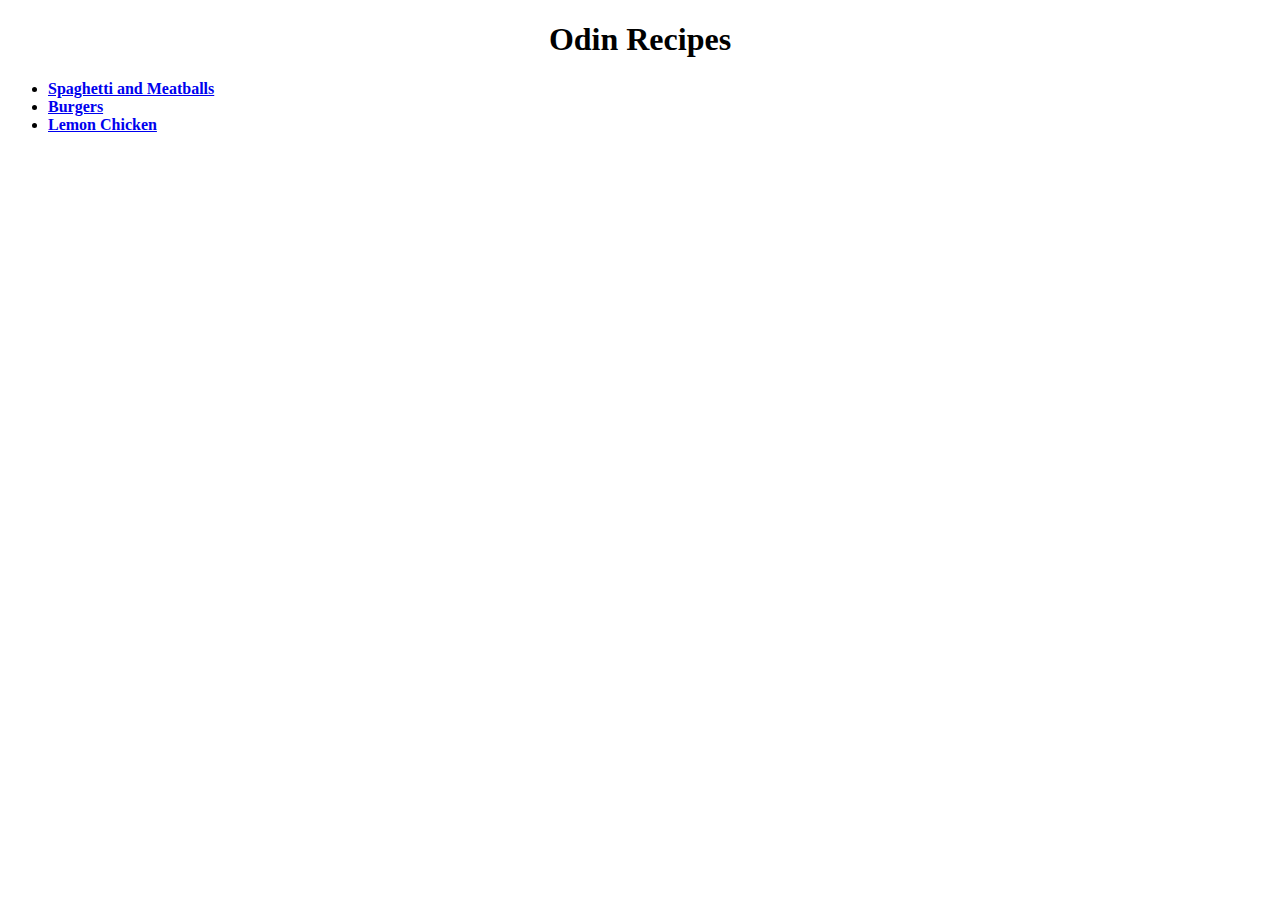
<file: index.html>
<!DOCTYPE html>
<html lang="en">
    <head>
        <meta charset="UTF-8">
        <title>Odin Recipes</title>
        <link rel="stylesheet" href="styles.css">
    </head>
    <body>
        <h1>Odin Recipes</h1>
        <ul>
            <li><a href="spaghetti.html">Spaghetti and Meatballs</a></li>
            <li><a href="burgers.html">Burgers</a></li>
            <li><a href="lemon-chicken.html">Lemon Chicken</a></li>
        </ul>
    </body>
</html>
</file>
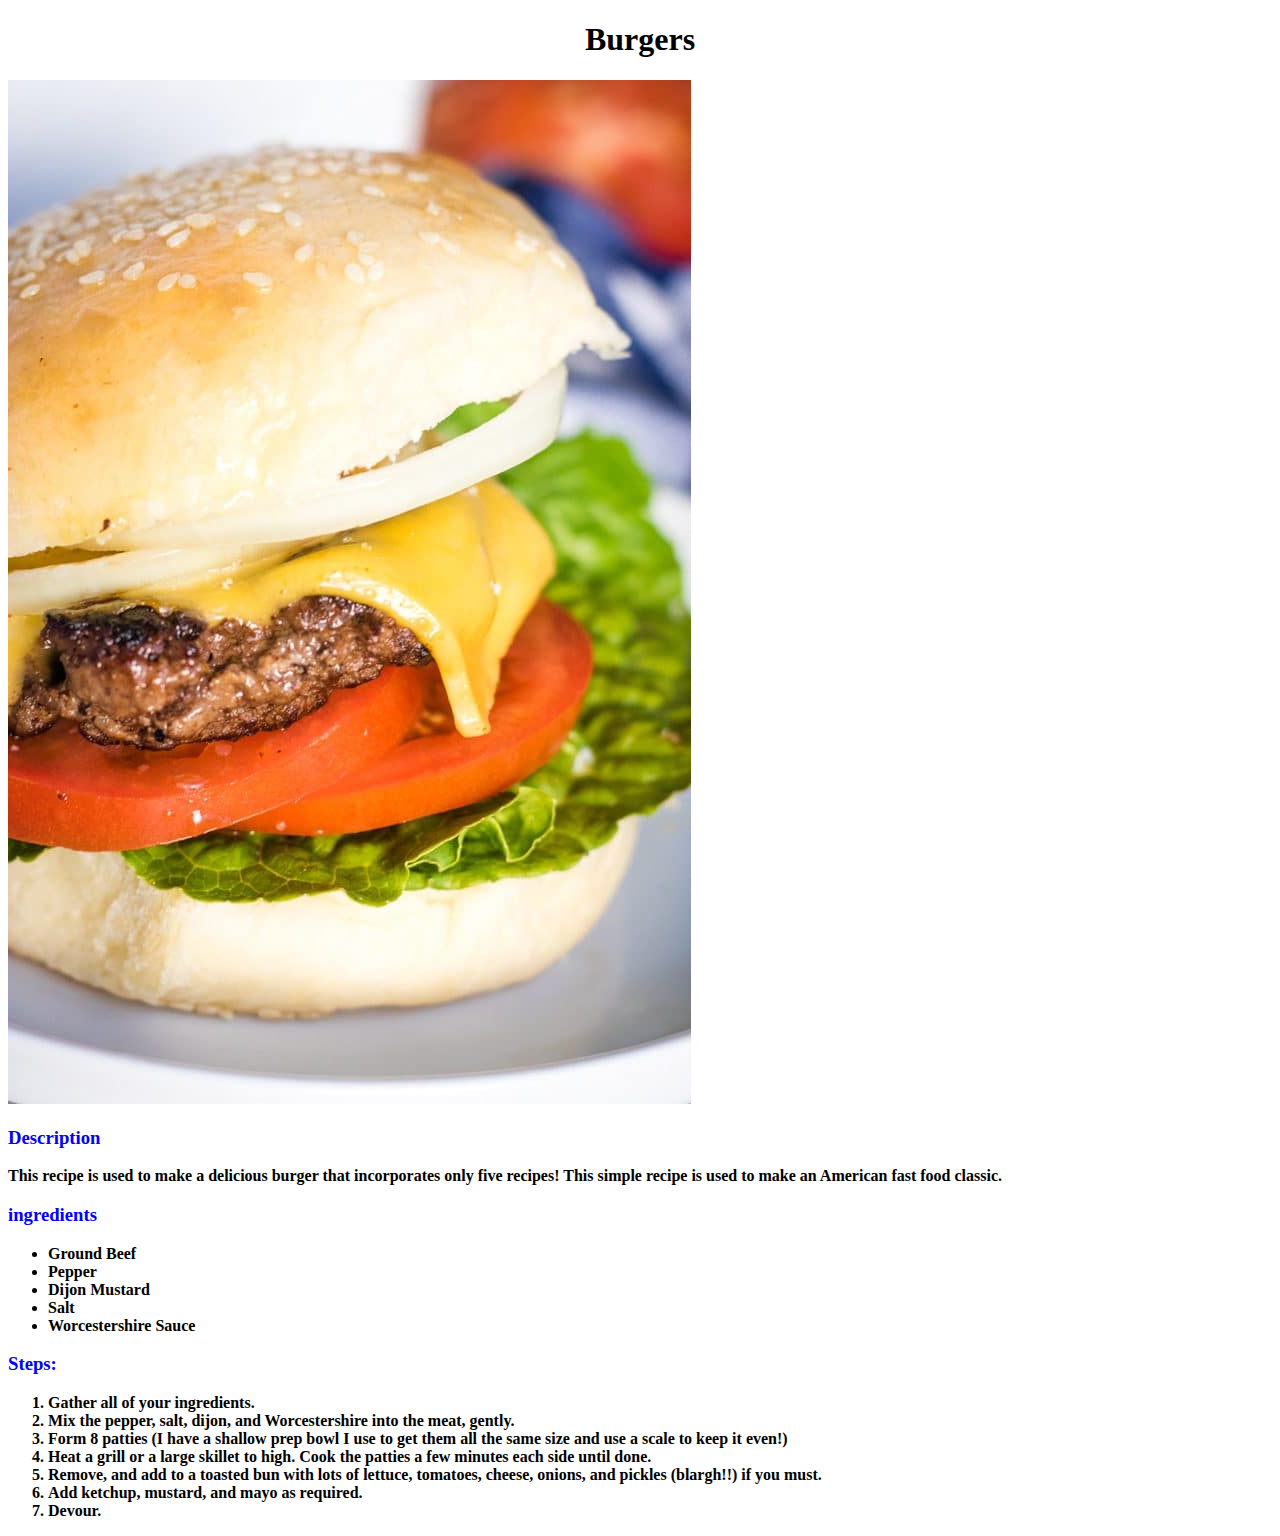
<file: burgers.html>
<!DOCTYPE html>
<html lang="en">
    <head>
        <meta charset="UTF-8">
        <link rel="stylesheet" href="styles.css">
        <title>Burger Recipe</title>
    </head>
    <body>
        <h1>Burgers</h1>
        <img src="images/Best-Homemade-Beef-Burger-Recipe-2-683x1024.jpg" 
        alt="A delicious looking burger">
        <h3>Description</h3>
        <p>This recipe is used to make a delicious burger that
            incorporates only five recipes! This simple recipe is used
            to make an American fast food classic.
        </p>
        <h3>ingredients</h3>
        <ul>
            <li>Ground Beef</li>
            <li>Pepper</li>
            <li>Dijon Mustard</li>
            <li>Salt</li>
            <li>Worcestershire Sauce</li>
        </ul>
        <h3>Steps:</h3>
        <ol>
            <li>Gather all of your ingredients.</li>
            <li>Mix the pepper, salt, dijon, 
                and Worcestershire into the meat, gently.
            </li>
            <li>Form 8 patties (I have a shallow prep bowl 
                I use to get them all the same size and use 
                a scale to keep it even!)
            </li>
            <li>Heat a grill or a large skillet to high. 
                Cook the patties a few minutes each side until done.
            </li>
            <li>Remove, and add to a toasted bun with lots of lettuce, 
                tomatoes, cheese, onions, and pickles (blargh!!) if you must.
            </li>
            <li>Add ketchup, mustard, and mayo as required.</li>
            <li>Devour.</li>
        </ol>
    </body>
</html>
</file>
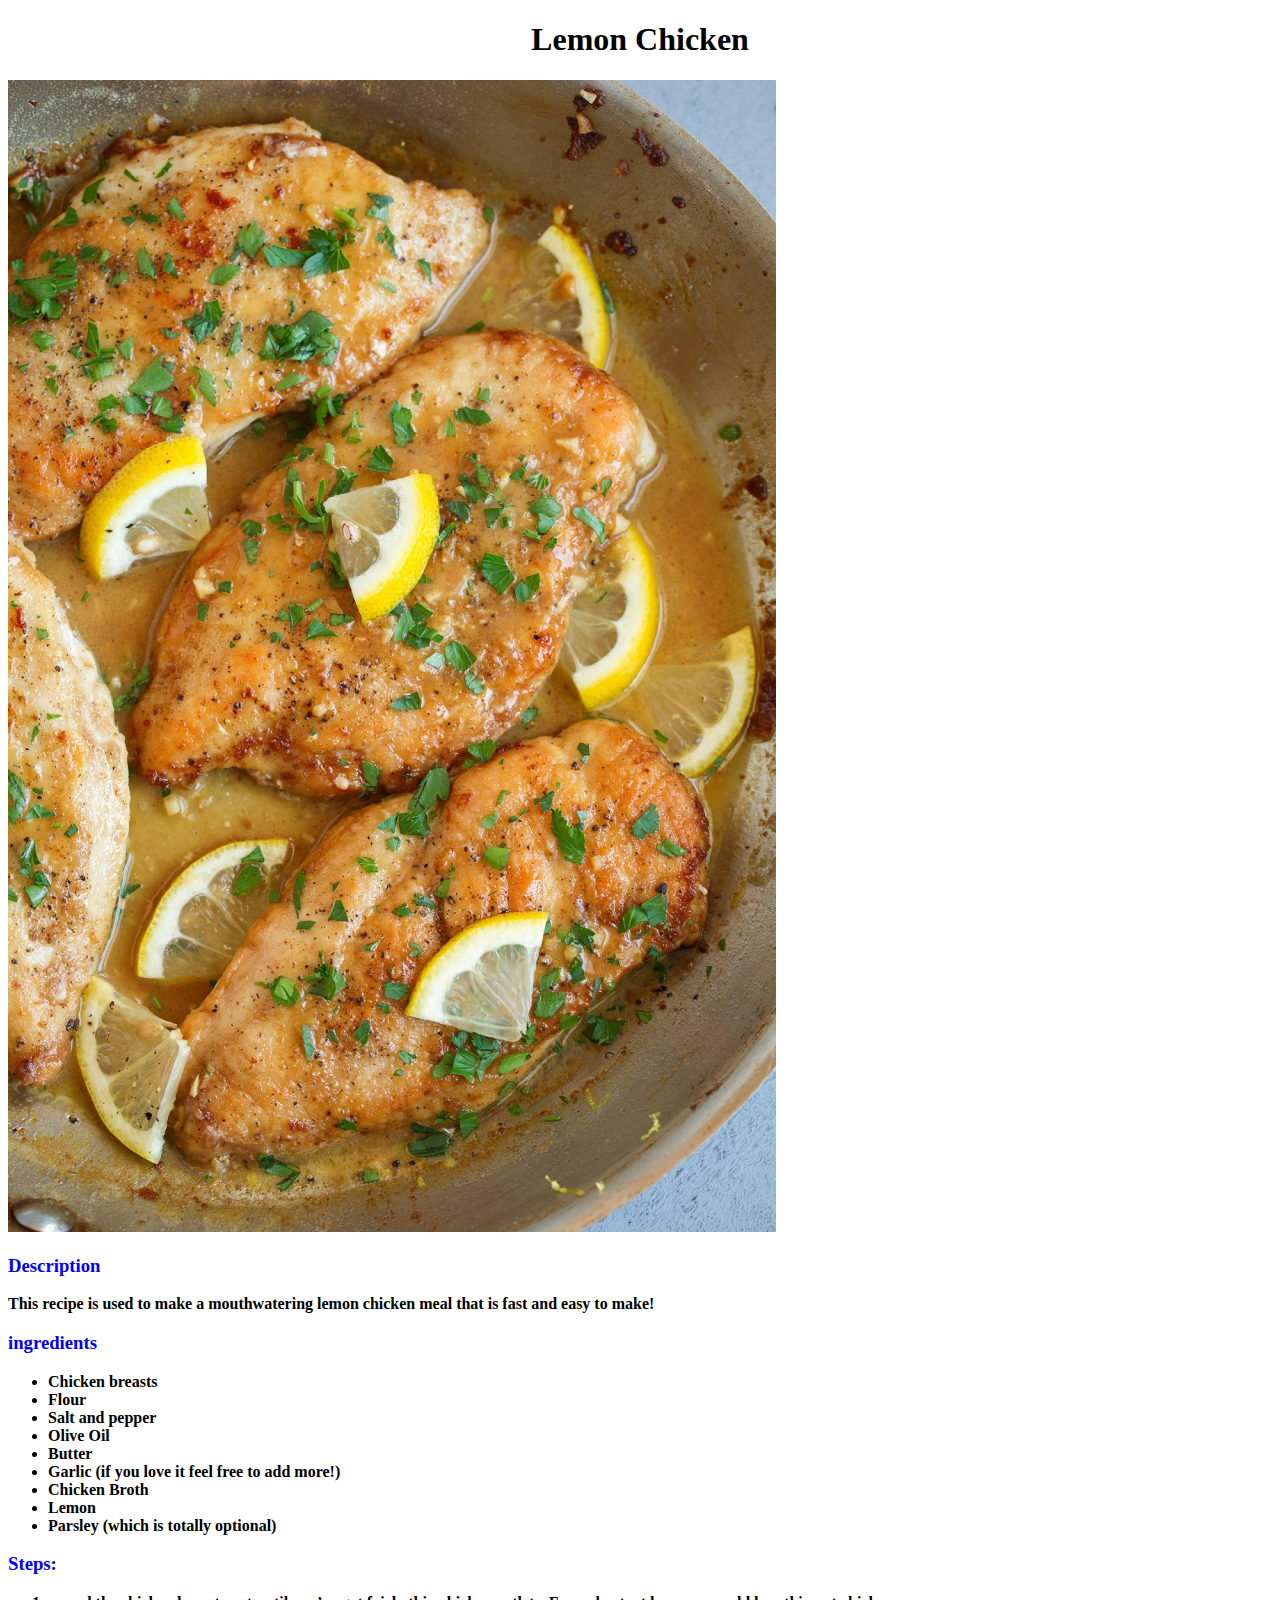
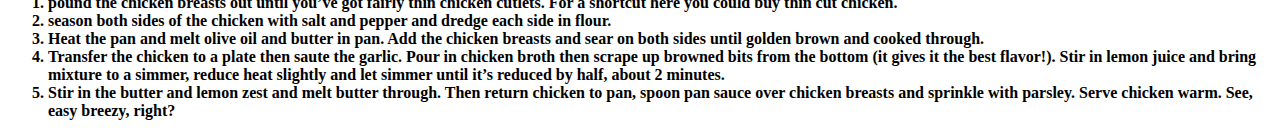
<file: lemon-chicken.html>
<!DOCTYPE html>
<html lang="en">
    <head>
        <meta charset="UTF-8">
        <link rel="stylesheet" href="styles.css">
        <title>Lemon Chicken Recipe</title>
    </head>
    <body>
        <h1>Lemon Chicken</h1>
        <img src="images/lemon-butter-chicken-16-768x1152.jpg" 
        alt="A delicious looking lemon chicken meal">
        <h3>Description</h3>
        <p>This recipe is used to make a mouthwatering lemon chicken meal that
            is fast and easy to make!
        </p>
        <h3>ingredients</h3>
        <ul>
            <li>Chicken breasts</li>
            <li>Flour</li>
            <li>Salt and pepper</li>
            <li>Olive Oil</li>
            <li>Butter</li>
            <li>Garlic (if you love it feel free to add more!)</li>
            <li>Chicken Broth</li>
            <li>Lemon</li>
            <li>Parsley (which is totally optional)</li>
        </ul>
        <h3>Steps:</h3>
        <ol>
            <li>pound the chicken breasts out until you’ve 
                got fairly thin chicken cutlets. For a shortcut 
                here you could buy thin cut chicken.
            </li>
            <li>
                season both sides of the chicken with salt 
                and pepper and dredge each side in flour.
            </li>
            <li>
                Heat the pan and melt olive oil and butter in pan. 
                Add the chicken breasts and sear on both sides until 
                golden brown and cooked through.
            </li>
            <li>
                Transfer the chicken to a plate then saute the garlic. 
                Pour in chicken broth then scrape up browned bits 
                from the bottom (it gives it the best flavor!). 
                Stir in lemon juice and bring mixture to a simmer, 
                reduce heat slightly and let simmer until it’s 
                reduced by half, about 2 minutes.
            </li>
            <li>
                Stir in the butter and lemon zest and melt butter through. 
                Then return chicken to pan, spoon pan sauce over 
                chicken breasts and sprinkle with parsley. 
                Serve chicken warm. See, easy breezy, right?
            </li>
        </ol>
    </body>
</html>
</file>
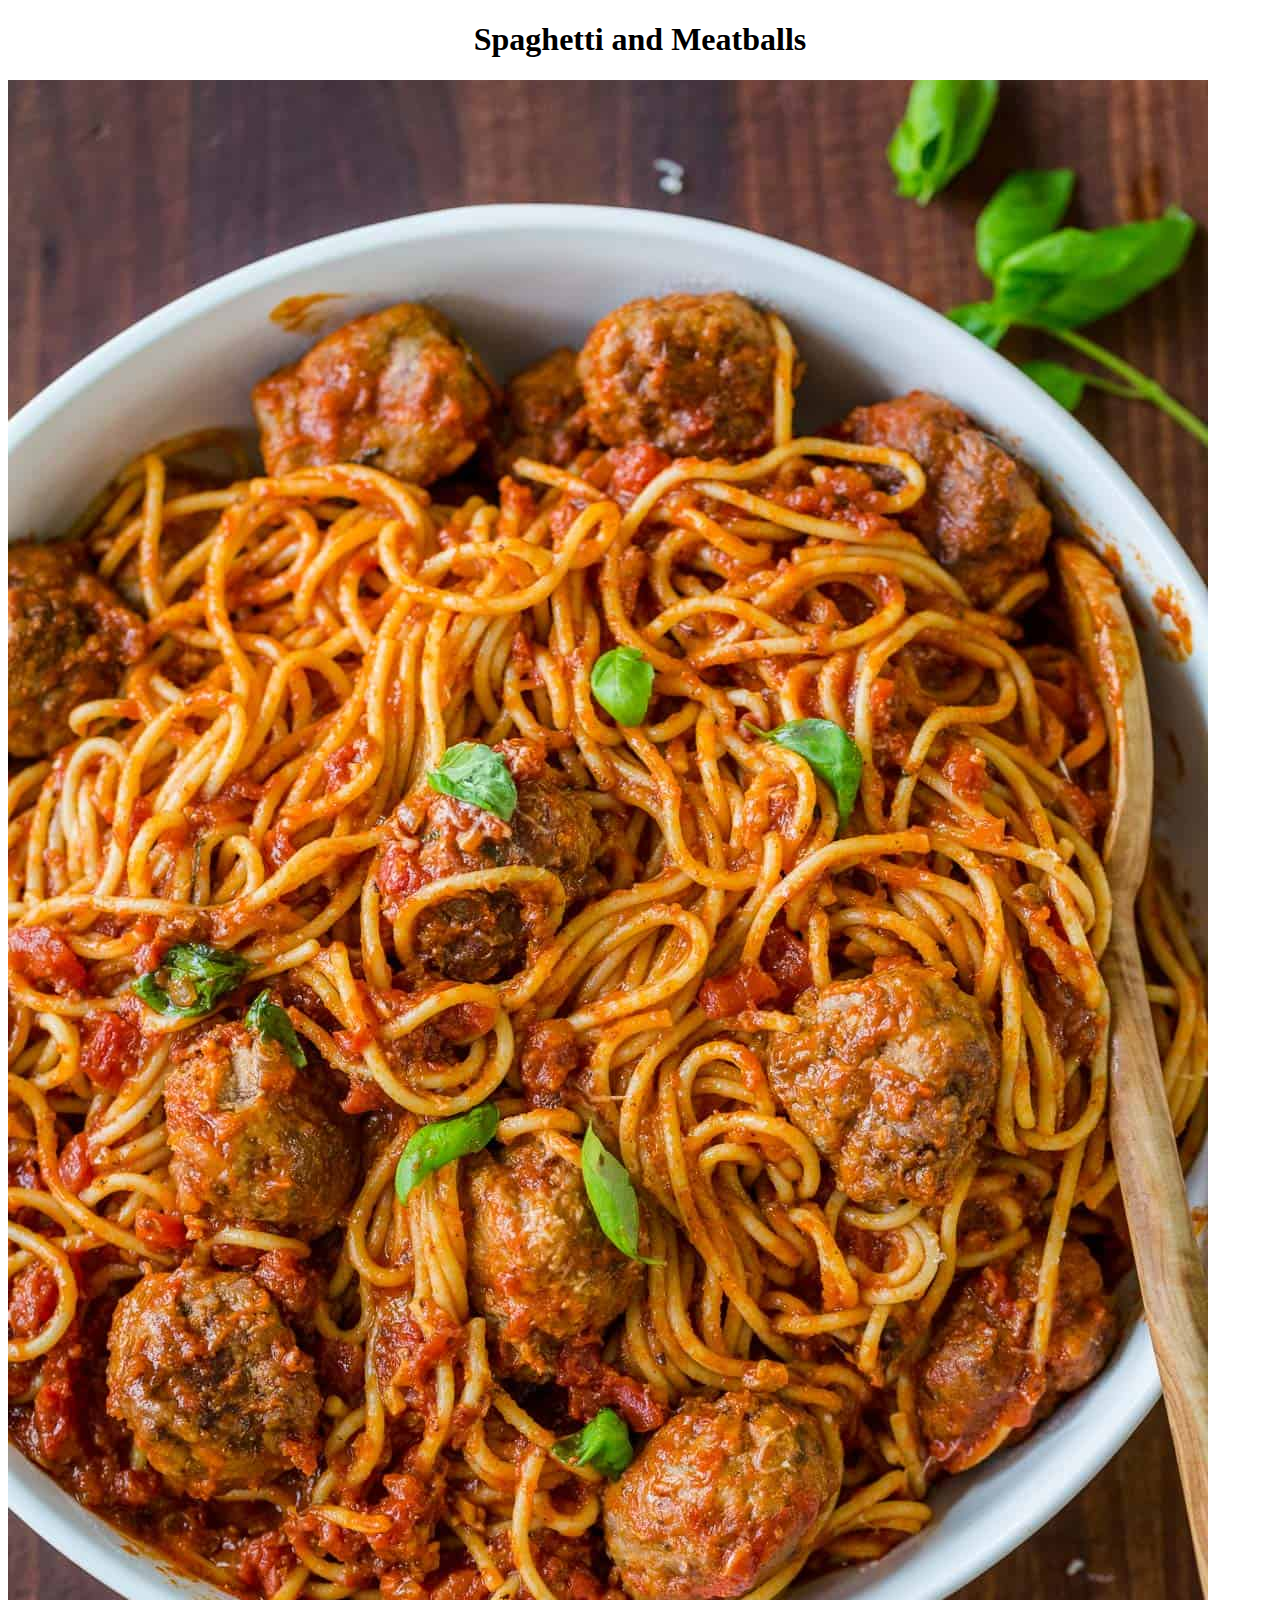
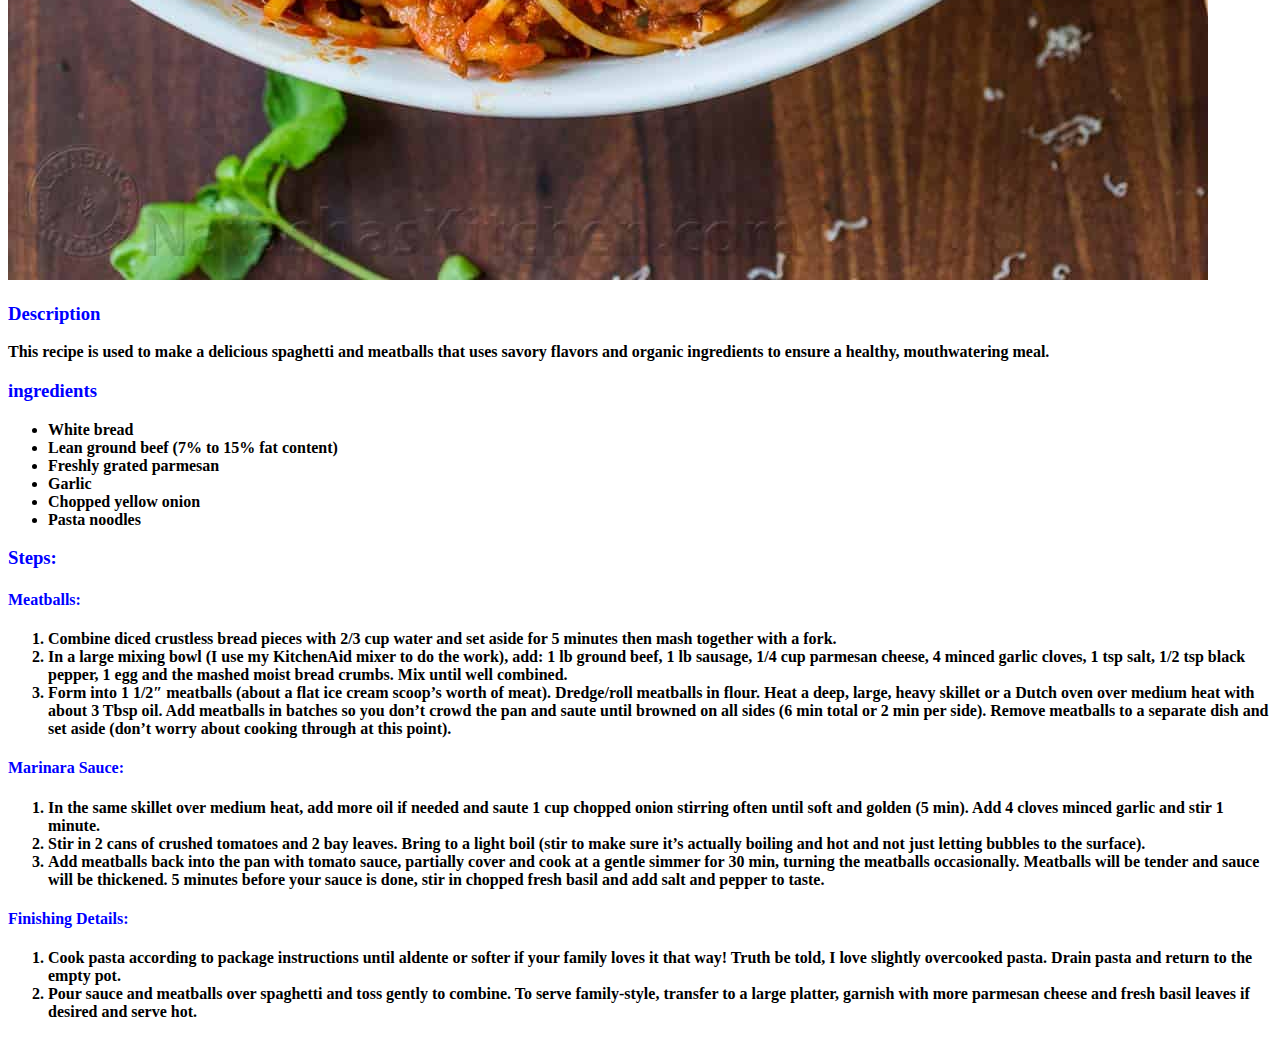
<file: spaghetti.html>
<!DOCTYPE html>
<html lang="en">
    <head>
        <meta charset="UTF-8">
        <link rel="stylesheet" href="styles.css">
        <title>Spaghetti Recipe</title>
    </head>
    <body>
        <h1>Spaghetti and Meatballs</h1>
        <img src="images/spaghetti-and-meatballs.jpg" 
        alt="A delicious looking spaghetti and meatballs meal">
        <h3>Description</h3>
        <p>This recipe is used to make a delicious spaghetti and meatballs that
            uses savory flavors and organic ingredients to ensure a healthy,
            mouthwatering meal.
        </p>
        <h3>ingredients</h3>
        <ul>
            <li>White bread</li>
            <li>Lean ground beef (7% to 15% fat content)</li>
            <li>Freshly grated parmesan</li>
            <li>Garlic</li>
            <li>Chopped yellow onion</li>
            <li>Pasta noodles</li>
        </ul>
        <h3>Steps:</h3>
        <h4>Meatballs:</h4>
        <ol>
            <li>Combine diced crustless bread pieces with 
                2/3 cup water and set aside for 5 minutes 
                then mash together with a fork.
            </li>
            <li>
                In a large mixing bowl (I use my KitchenAid 
                mixer to do the work), add: 1 lb ground beef, 
                1 lb sausage, 1/4 cup parmesan cheese, 4 minced 
                garlic cloves, 1 tsp salt, 1/2 tsp black pepper, 
                1 egg and the mashed moist bread crumbs. 
                Mix until well combined.
            </li>
            <li>
                Form into 1 1/2″ meatballs 
                (about a flat ice cream scoop’s worth of meat). 
                Dredge/roll meatballs in flour. Heat a deep, 
                large, heavy skillet or a Dutch oven over medium 
                heat with about 3 Tbsp oil. Add meatballs in 
                batches so you don’t crowd the pan and saute 
                until browned on all sides (6 min total or 2 min per side). 
                Remove meatballs to a separate dish and set aside 
                (don’t worry about cooking through at this point).
            </li>
        </ol>
        <h4>Marinara Sauce:</h4>
        <ol>
            <li>In the same skillet over medium heat, add more oil if 
                needed and saute 1 cup chopped onion stirring often until 
                soft and golden (5 min). Add 4 cloves minced garlic and 
                stir 1 minute.
            </li>
            <li>
                Stir in 2 cans of crushed tomatoes and 2 bay leaves. 
                Bring to a light boil 
                (stir to make sure it’s actually boiling and hot and 
                not just letting bubbles to the surface).
            </li>
            <li>Add meatballs back into the pan with tomato sauce, 
                partially cover and cook at a gentle simmer for 30 min, 
                turning the meatballs occasionally. Meatballs will be 
                tender and sauce will be thickened. 5 minutes before 
                your sauce is done, stir in chopped fresh basil and 
                add salt and pepper to taste.
            </li>
        </ol>
        <h4>Finishing Details:</h4>
        <ol>
            <li>Cook pasta according to package instructions until 
                aldente or softer if your family loves it that way! 
                Truth be told, I love slightly overcooked pasta. 
                Drain pasta and return to the empty pot.
            </li>
            <li>
                Pour sauce and meatballs over spaghetti and toss gently to combine. 
                To serve family-style, transfer to a large platter, 
                garnish with more parmesan cheese and fresh basil 
                leaves if desired and serve hot.
            </li>
        </ol>
    </body>
</html>
</file>
<file: styles.css>
h1 {
    text-align: center;
    font-family: Verdana, "Times New Roman", sans-serif
}

h3, h4 {
    color: blue;
}

li, p {
    font-weight: bold;
}
</file>
